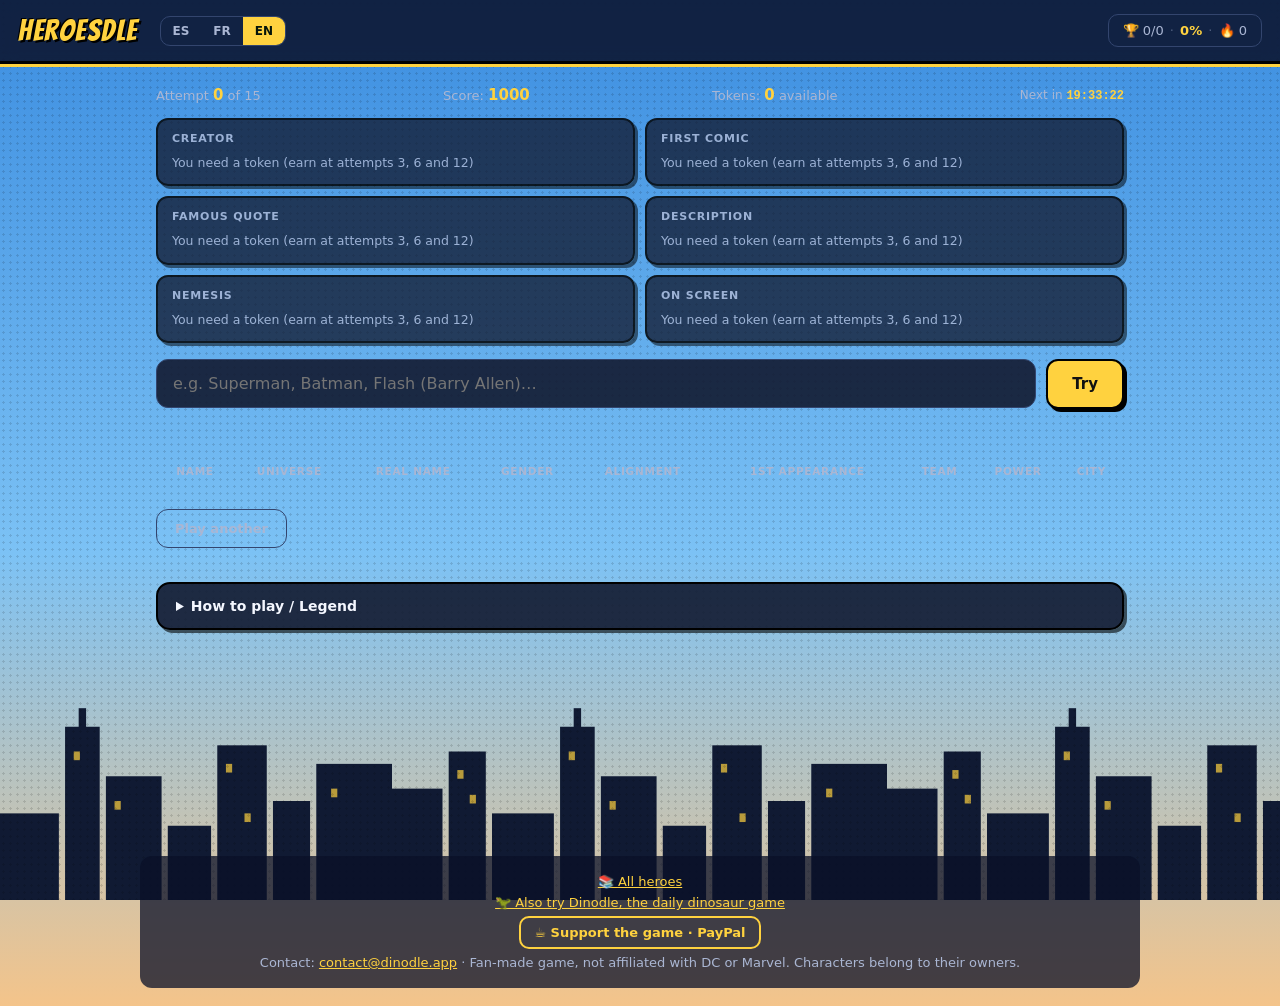
<file: index.html>
<!DOCTYPE html>
<html lang="en">
<head>
<meta charset="utf-8">
<meta name="viewport" content="width=device-width, initial-scale=1">
<title>Heroesdle</title>
<meta name="description" content="Heroesdle: guess the superhero of the day. DC, Marvel and more, 15 tries, comic-book clues. Free, in English, French and Spanish.">
<meta property="og:title" content="Heroesdle · Guess the daily superhero">
<meta property="og:description" content="A new secret superhero every day. How many guesses do you need?">
<link rel="icon" href="data:image/svg+xml,%3Csvg xmlns='http://www.w3.org/2000/svg' viewBox='0 0 100 100'%3E%3Ctext y='.9em' font-size='90'%3E🦸%3C/text%3E%3C/svg%3E">
<link rel="stylesheet" href="styles.css">
</head>
<body class="theme-dc">
  <nav class="topbar">
    <h1 id="page-title">Heroesdle</h1>
    <div id="lang-toggle-widget"></div>
    <div id="stats-widget"></div>
  </nav>
  <main>
    <div id="game"></div>
    <details class="help">
      <summary id="help-title">How to play</summary>
      <ul id="help-list"></ul>
      <p id="help-hints"></p>
    </details>
  </main>
  <footer class="site-foot" id="site-foot"></footer>
  <script src="engine-dc.js"></script>
  <script src="dc.js"></script>
  <script src="hero-theme.js"></script>
</body>
</html>
</file>
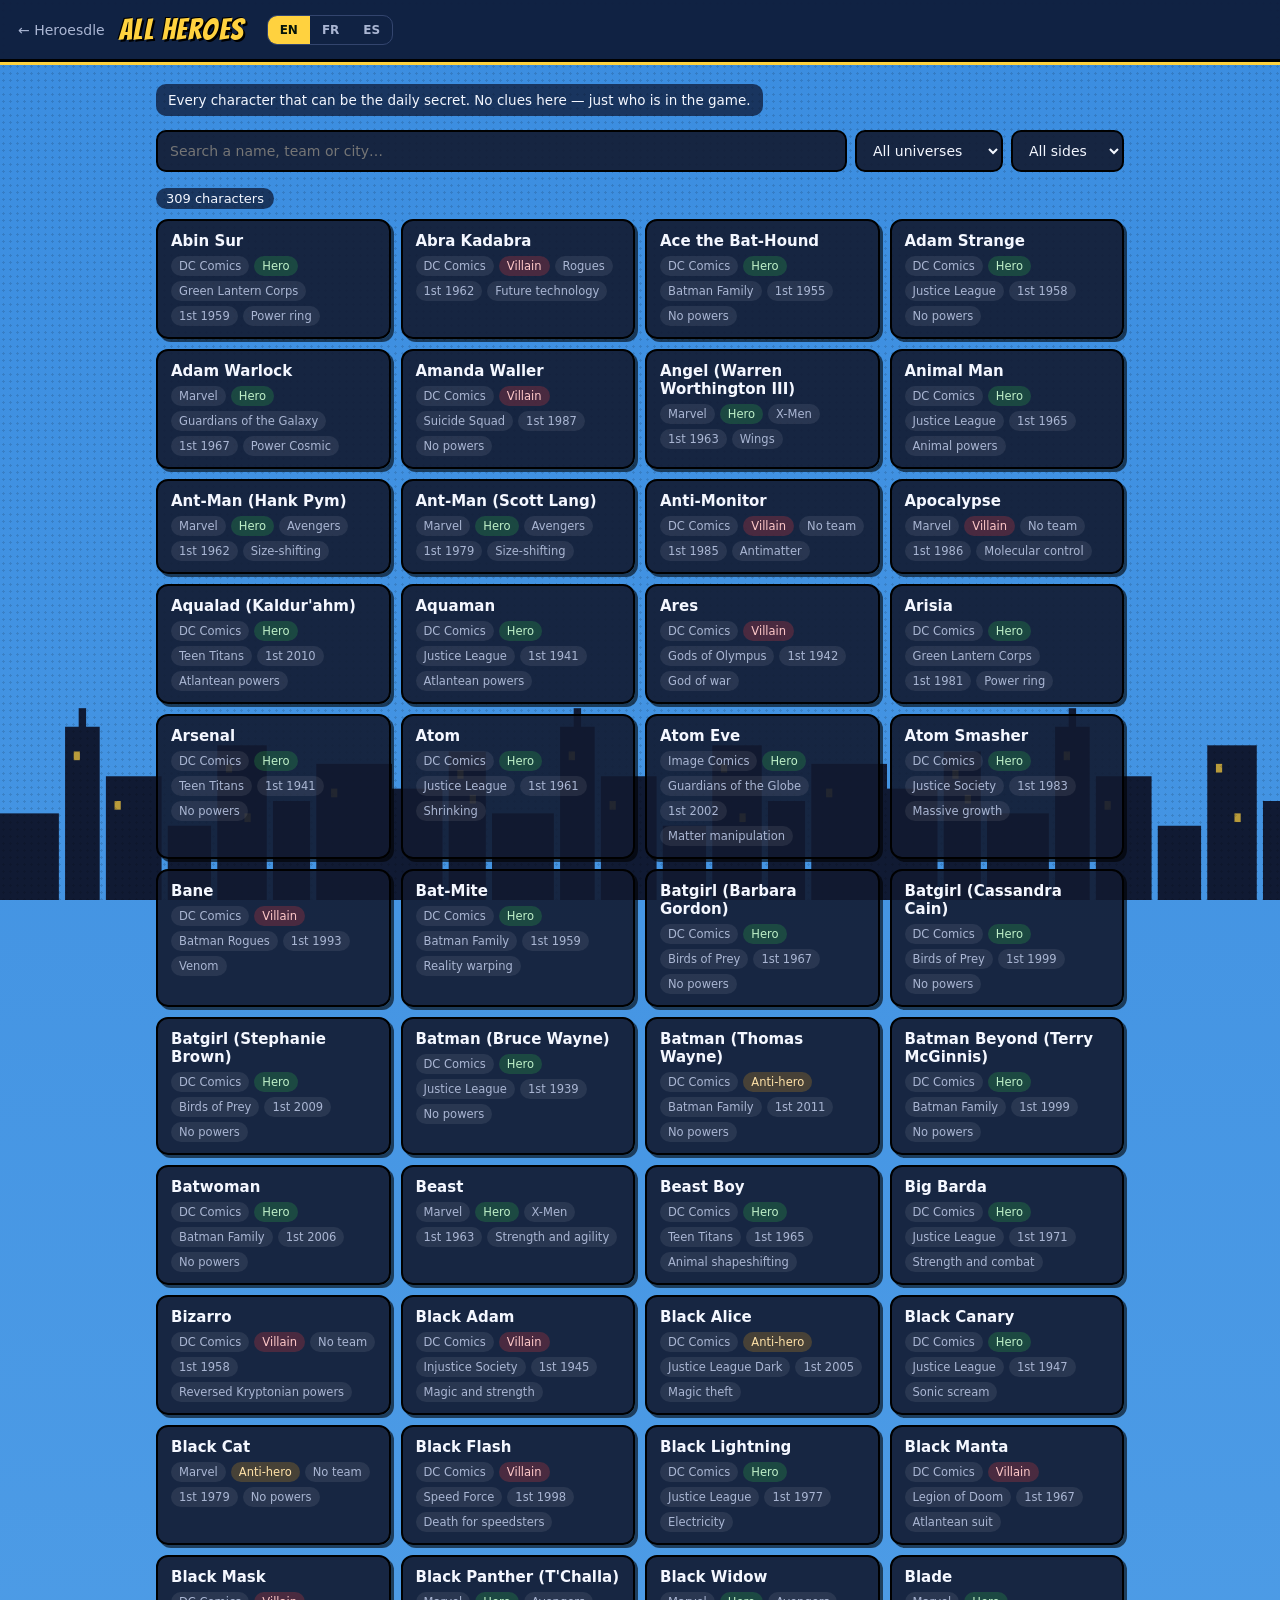
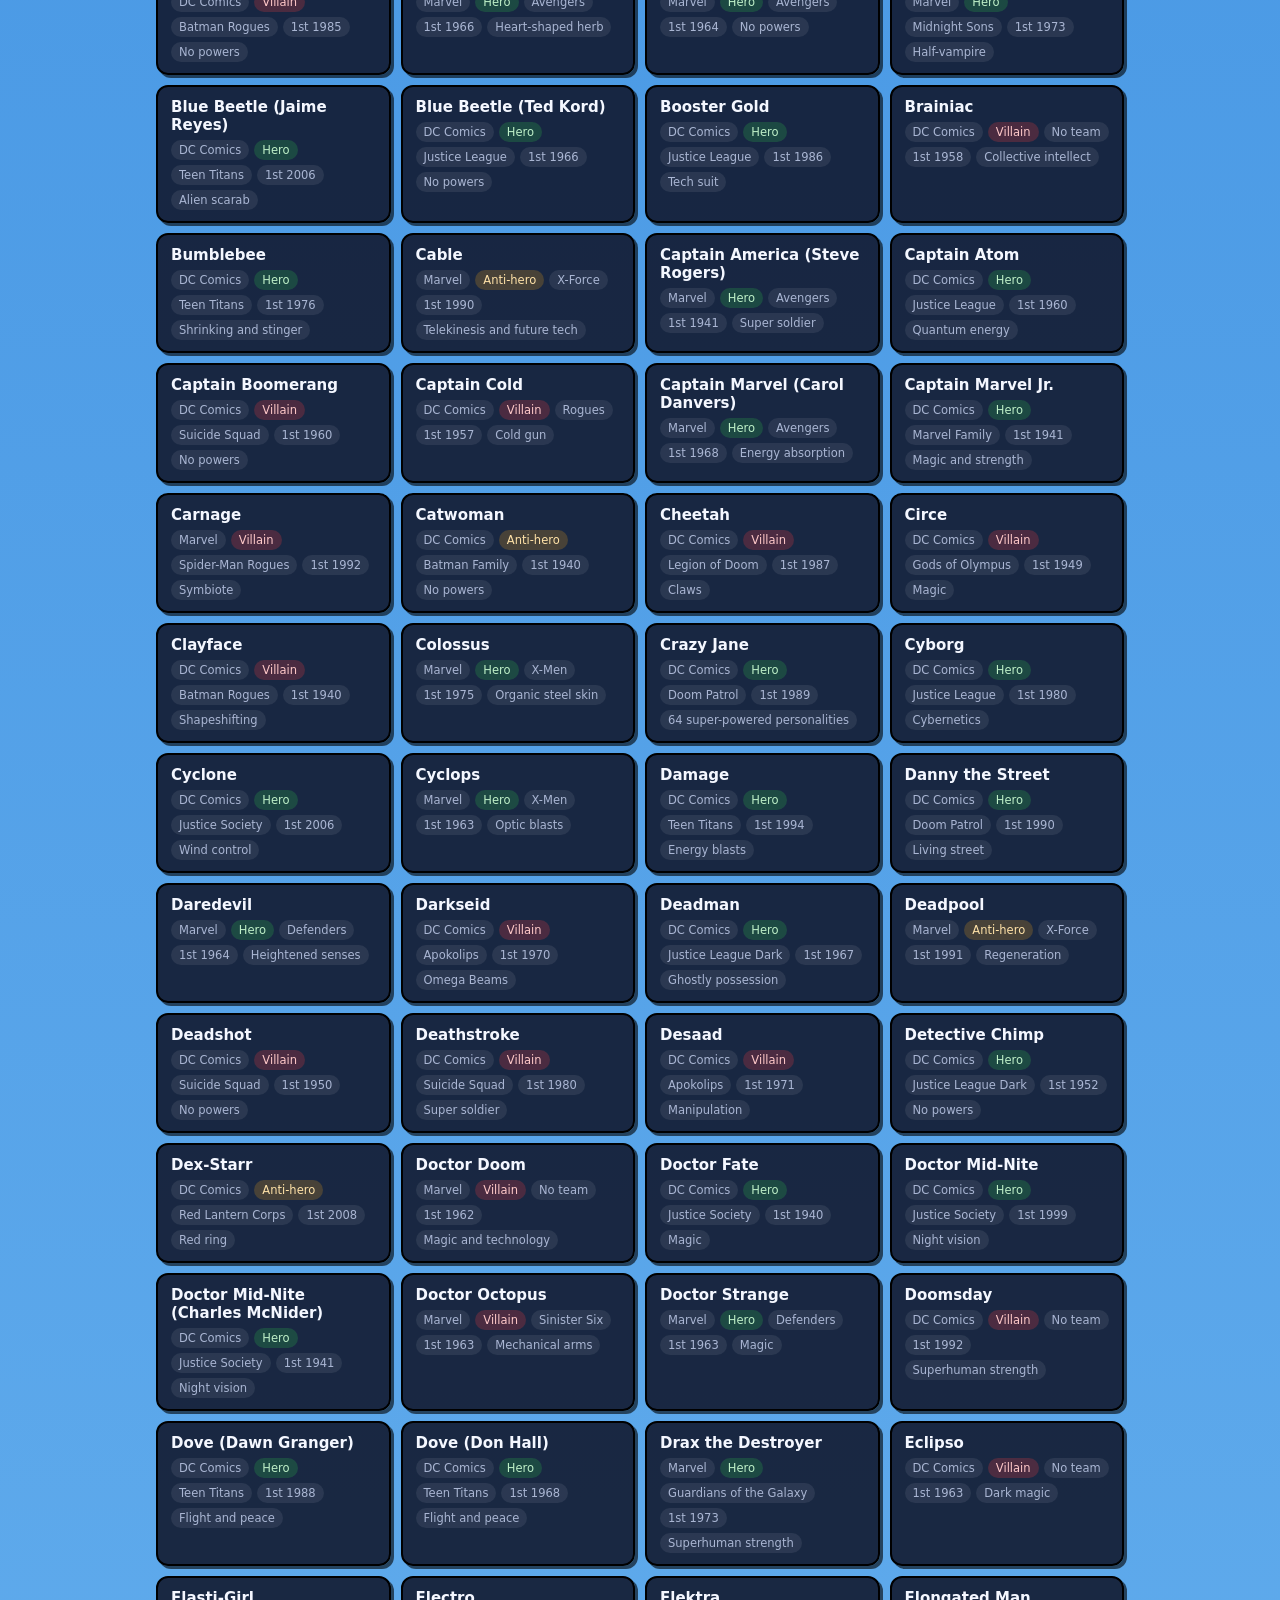
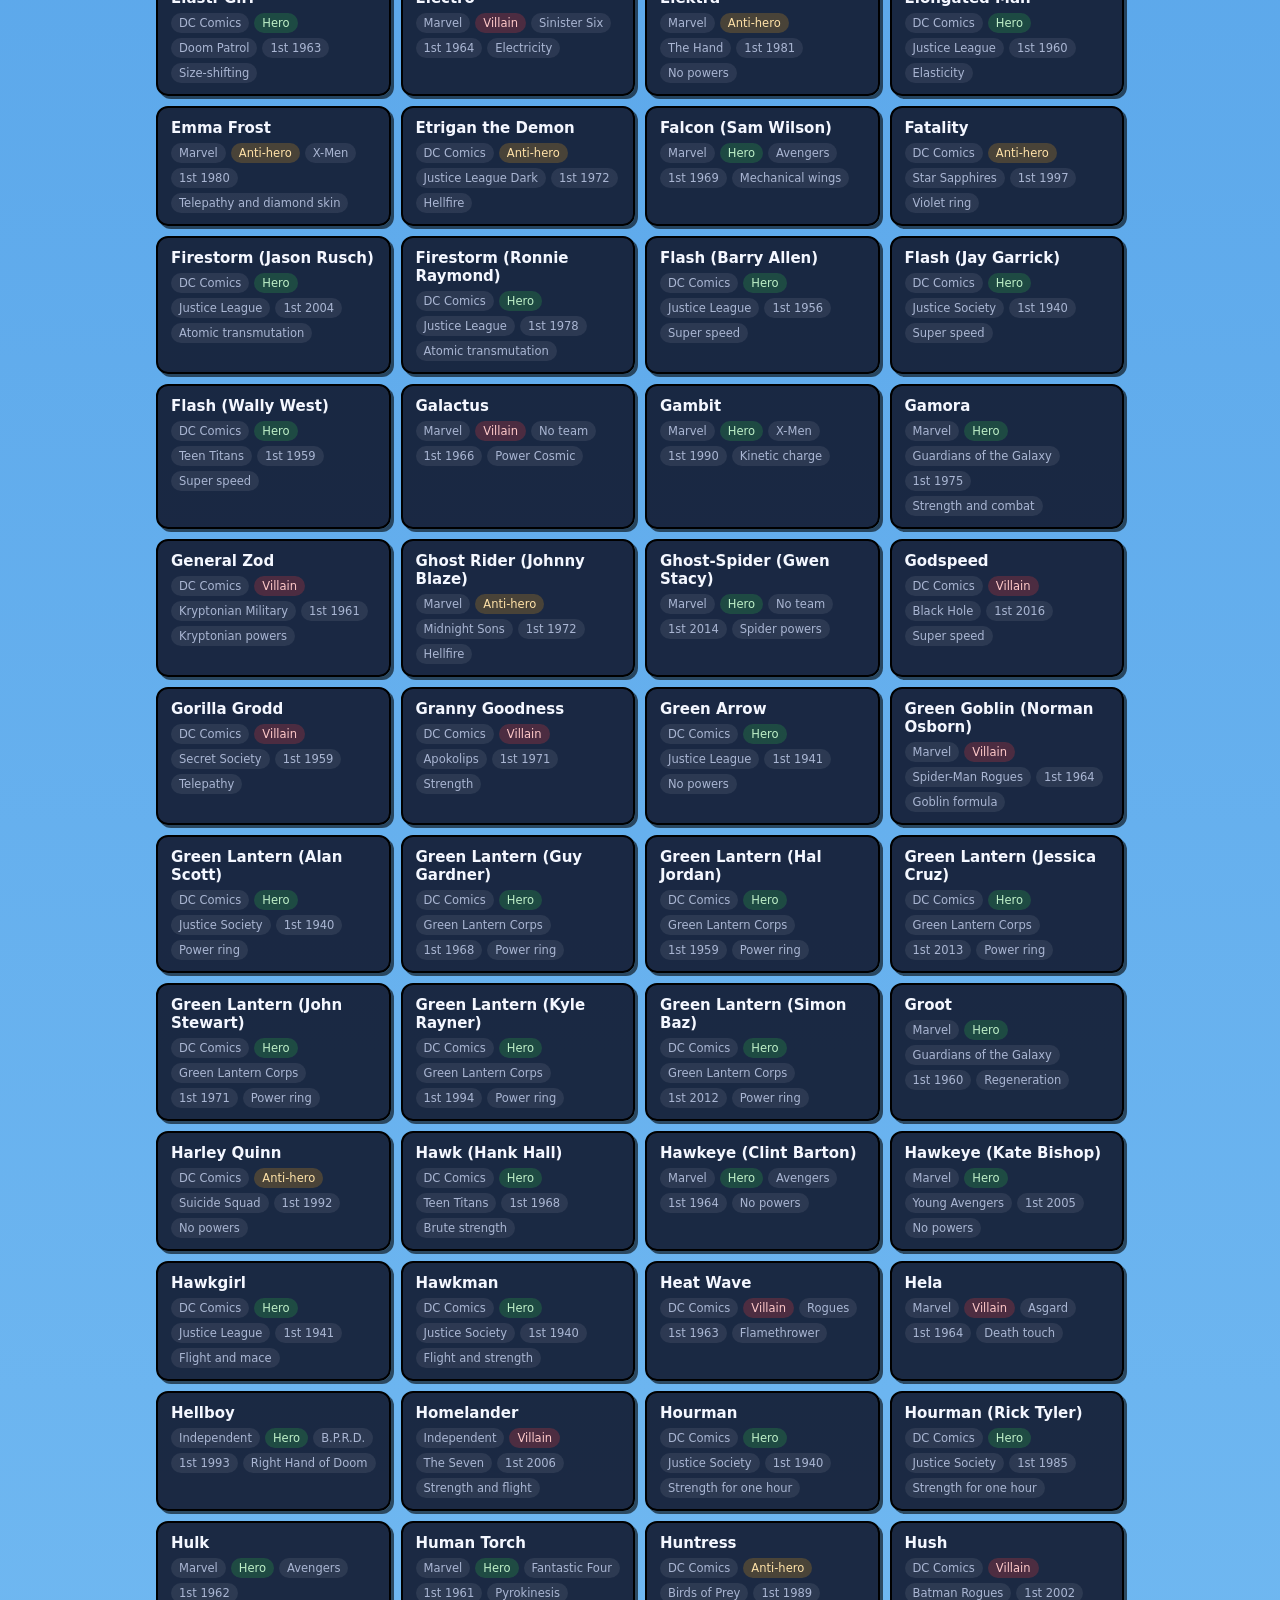
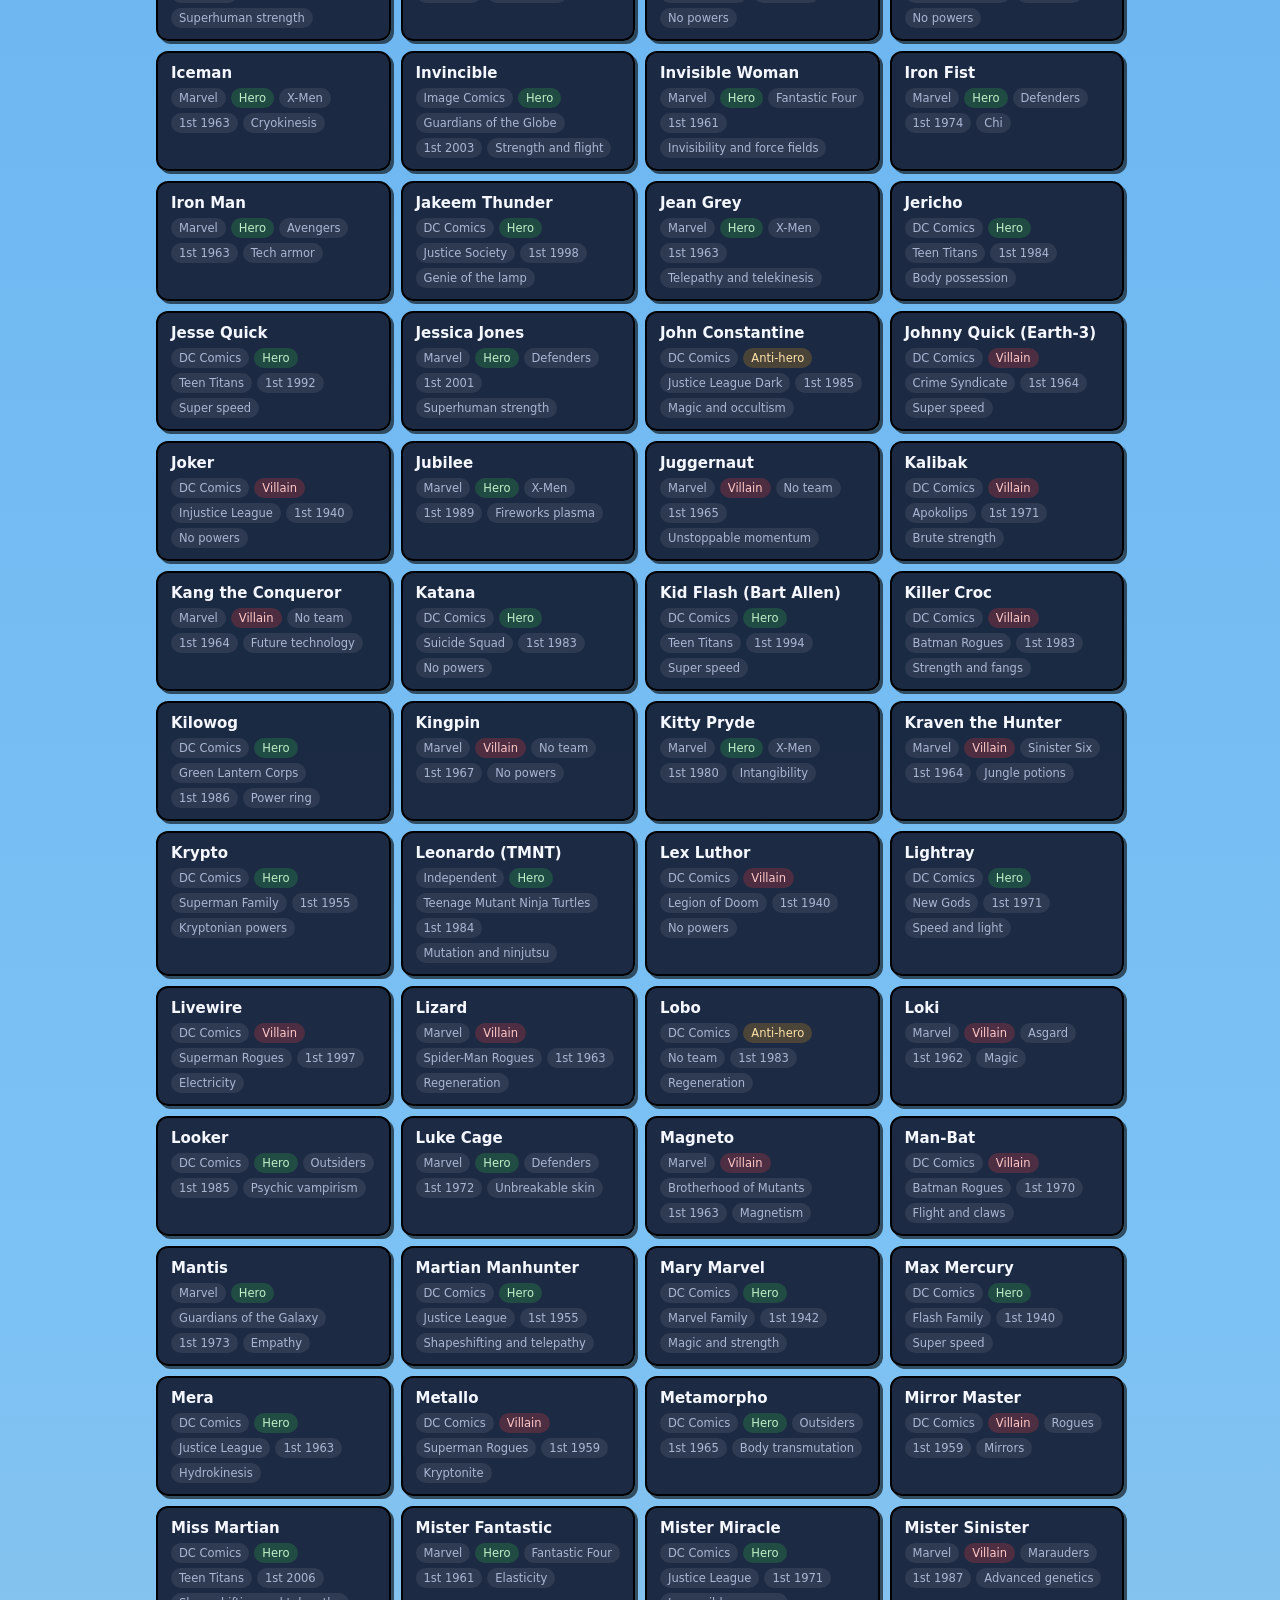
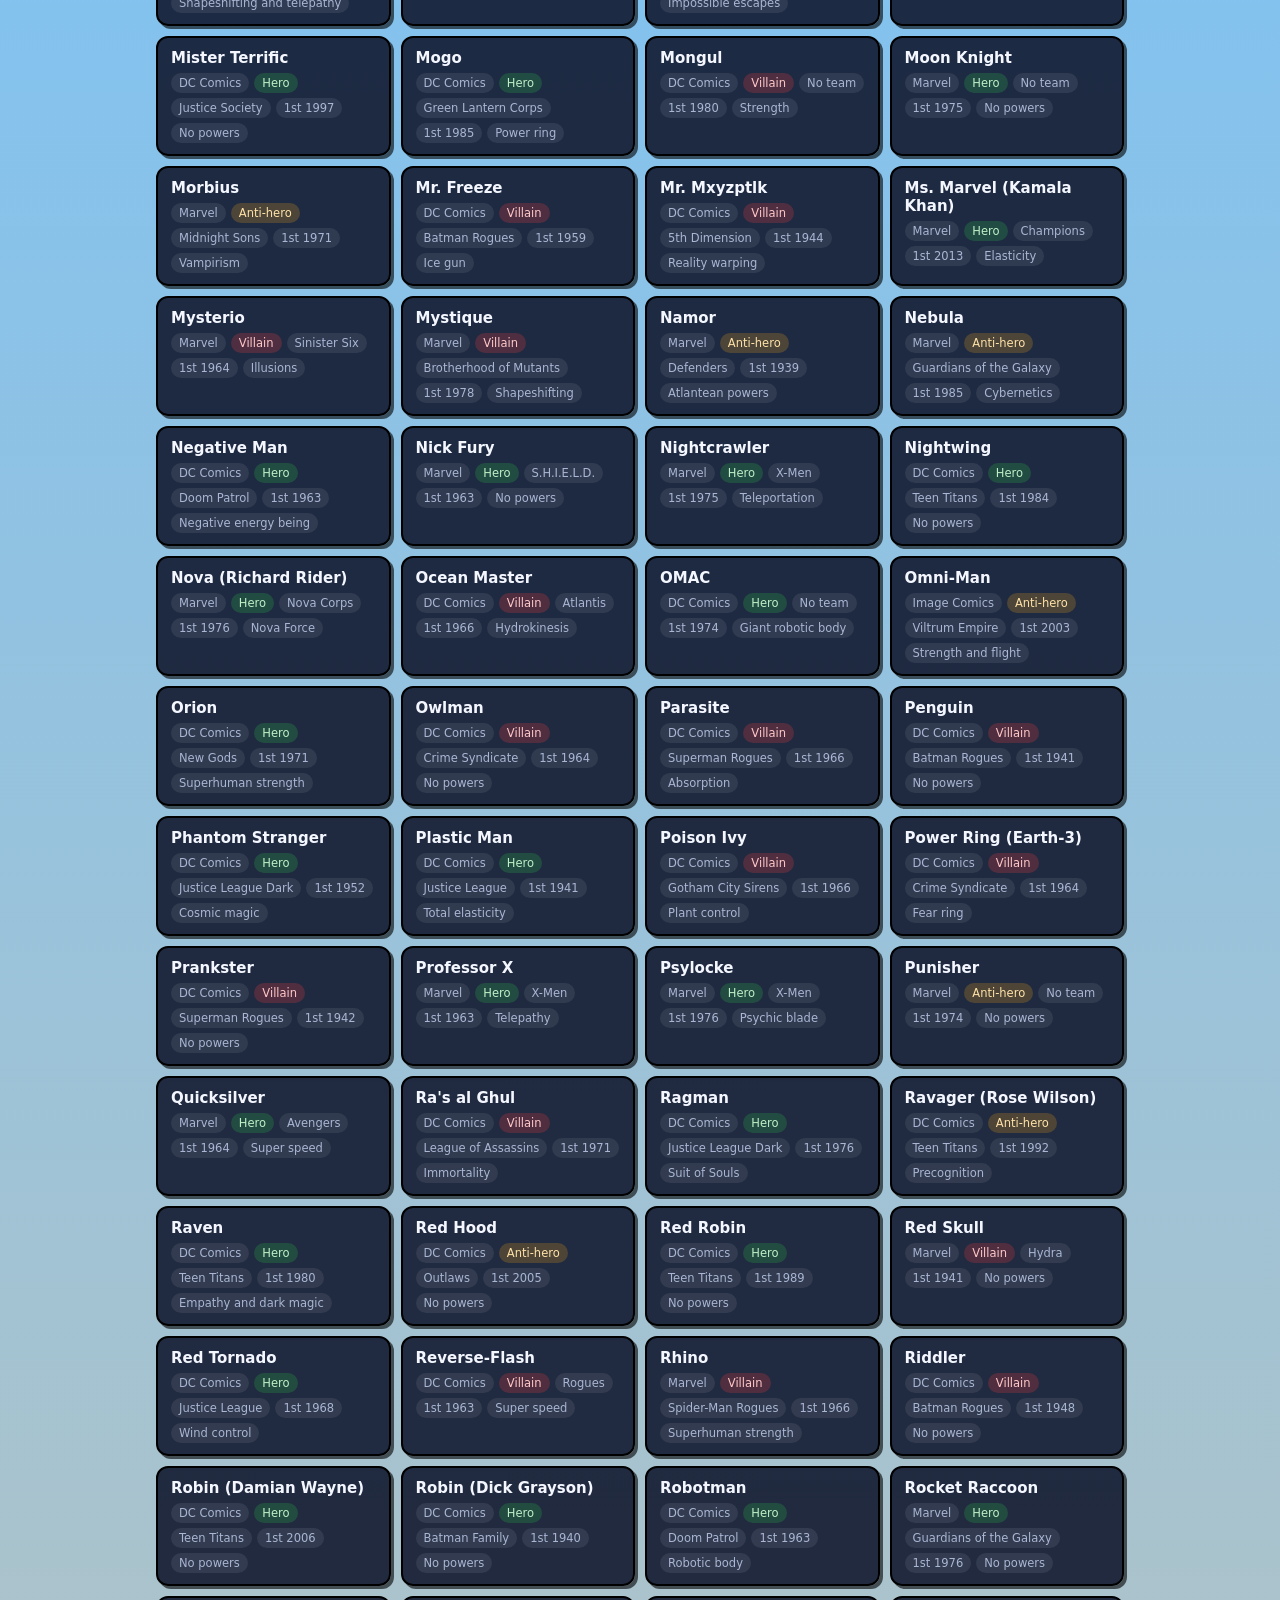
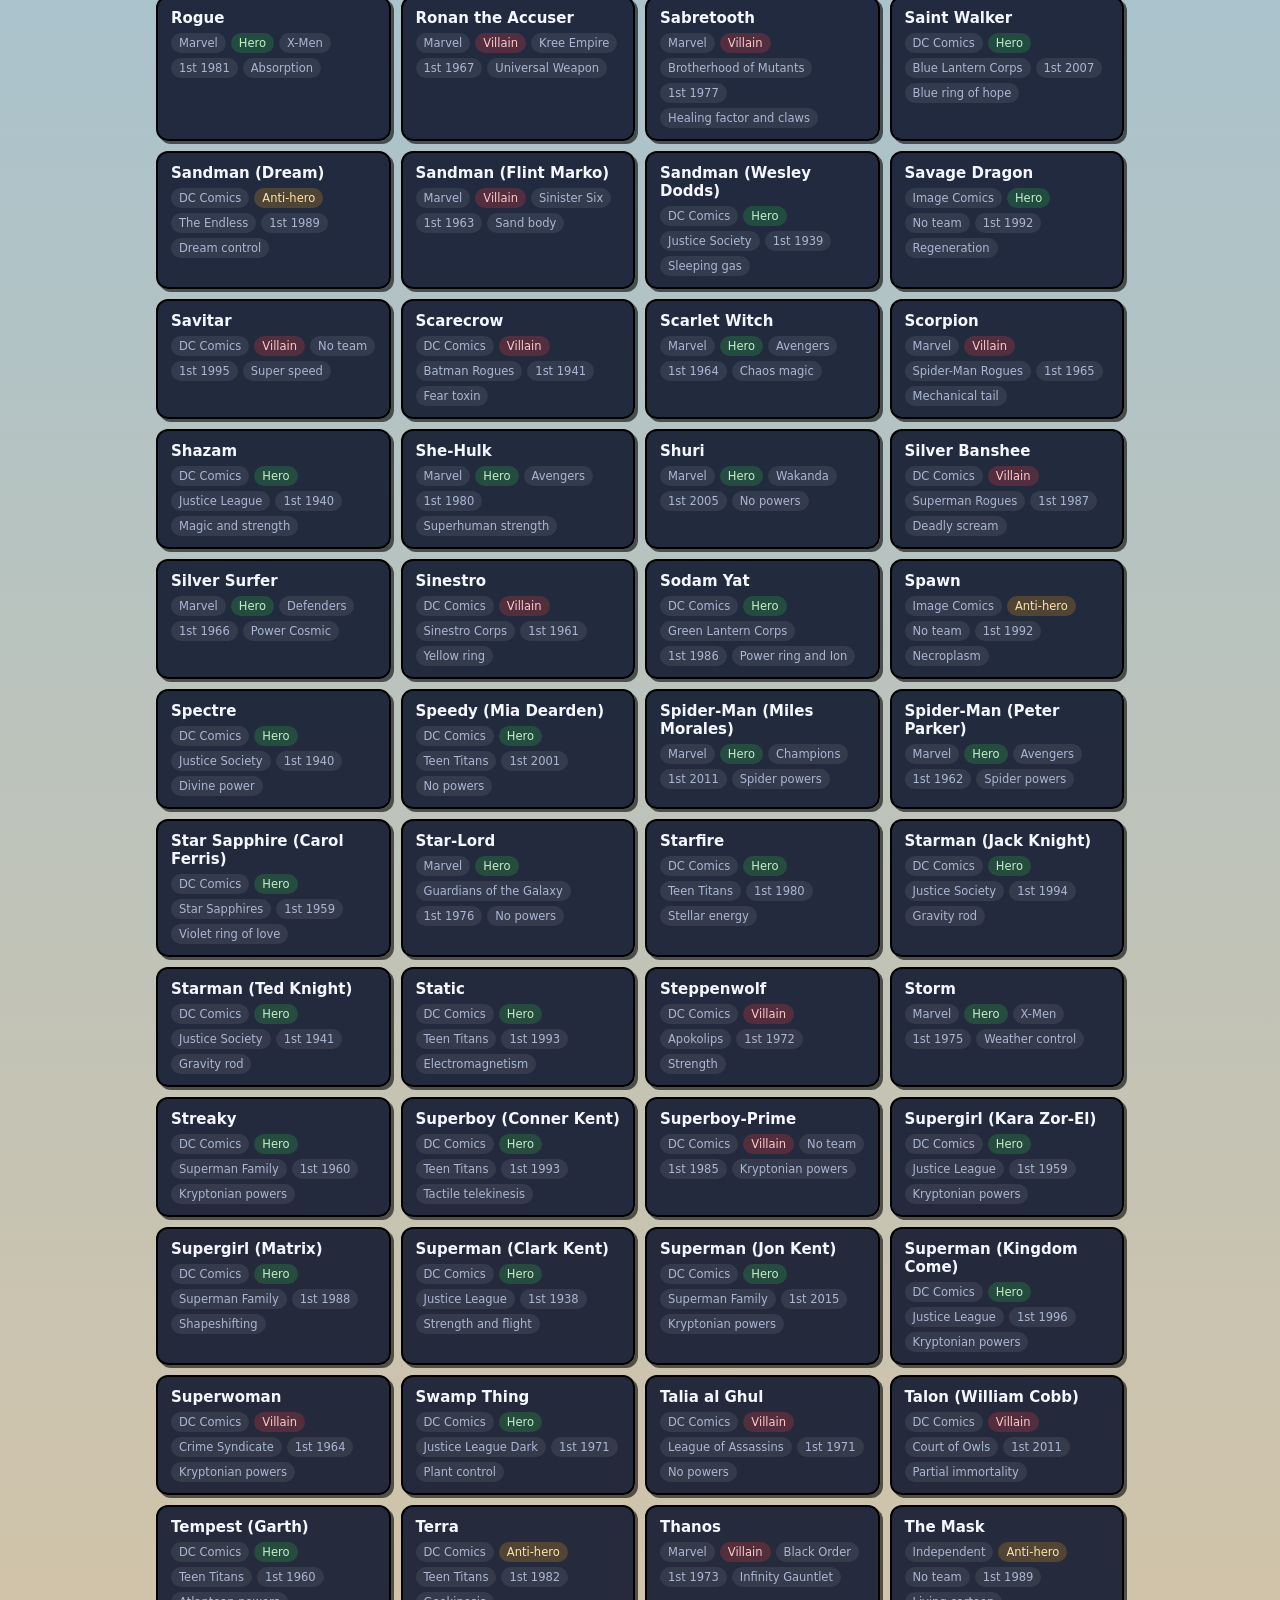
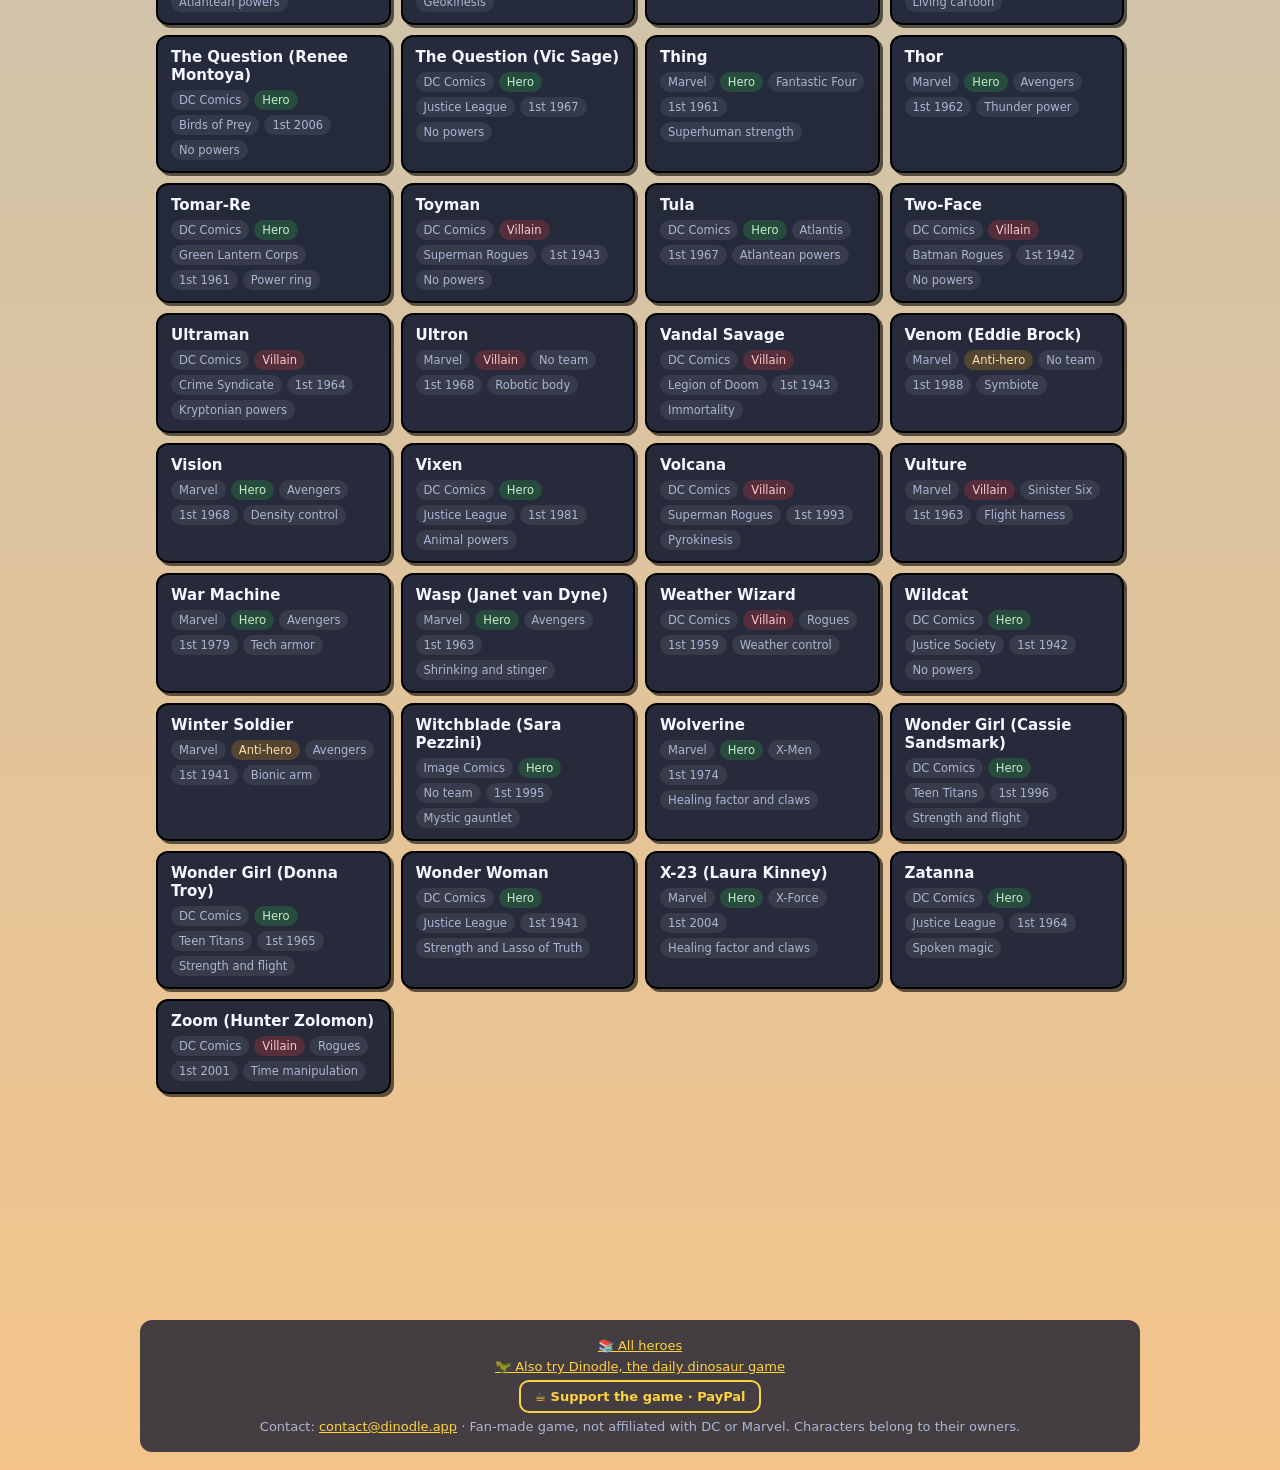
<file: catalog.html>
<!DOCTYPE html>
<html lang="en">
<head>
<meta charset="utf-8">
<meta name="viewport" content="width=device-width, initial-scale=1">
<title>All heroes · Heroesdle</title>
<meta name="description" content="Every superhero and villain in Heroesdle: search by name, universe, team or alignment.">
<link rel="icon" href="data:image/svg+xml,%3Csvg xmlns='http://www.w3.org/2000/svg' viewBox='0 0 100 100'%3E%3Ctext y='.9em' font-size='90'%3E🦸%3C/text%3E%3C/svg%3E">
<link rel="stylesheet" href="styles.css">
<style>
  .cat-tools{display:flex;flex-wrap:wrap;gap:8px;margin:0 0 16px}
  .cat-tools input,.cat-tools select{background:var(--panel);color:var(--text);border:2px solid #000;border-radius:10px;padding:10px 12px;font:inherit;font-size:14px}
  .cat-tools input{flex:1 1 220px}
  .cat-count{color:var(--muted);font-size:13px;margin:0 0 10px}
  .cat-grid{display:grid;grid-template-columns:repeat(auto-fill,minmax(230px,1fr));gap:10px}
  .cat-card{background:var(--panel);border:2px solid #000;box-shadow:3px 3px 0 rgba(0,0,0,.6);border-radius:12px;padding:11px 13px}
  .cat-card h3{margin:0 0 6px;font-size:15px}
  .cat-tags{display:flex;flex-wrap:wrap;gap:5px}
  .cat-tag{font-size:11.5px;padding:3px 8px;border-radius:999px;background:rgba(255,255,255,.08);color:var(--muted)}
  .cat-tag.hero{background:rgba(47,179,74,.25);color:#bff0c8}
  .cat-tag.villain{background:rgba(255,59,59,.22);color:#ffc9c9}
  .cat-tag.anti{background:rgba(242,165,22,.22);color:#ffe2a8}
  .cat-note{color:var(--text);font-size:13.5px;margin:0 0 14px;background:rgba(10,16,40,.7);padding:8px 12px;border-radius:10px;display:inline-block}
  .cat-count{background:rgba(10,16,40,.7);padding:3px 10px;border-radius:999px;display:inline-block;color:var(--text)!important}
</style>
</head>
<body class="theme-dc">
  <nav class="topbar">
    <a href="./" id="back-link" style="color:var(--muted);text-decoration:none">← Heroesdle</a>
    <h1 id="cat-title">All heroes</h1>
    <div id="lang-toggle-widget"></div>
  </nav>
  <main>
    <p class="cat-note" id="cat-note"></p>
    <div class="cat-tools">
      <input id="q" type="search" autocomplete="off">
      <select id="pub"></select>
      <select id="align"></select>
    </div>
    <p class="cat-count" id="count"></p>
    <div class="cat-grid" id="grid"></div>
  </main>
  <footer class="site-foot" id="site-foot"></footer>
  <script>
  (function () {
    'use strict';
    var LANG_KEY = 'wordle_lang_v7', LANGS = ['en', 'fr', 'es'];
    var lang = null;
    try { lang = localStorage.getItem(LANG_KEY); } catch (e) {}
    if (LANGS.indexOf(lang) === -1) {
      var nav = ((navigator.languages && navigator.languages[0]) || navigator.language || 'en').slice(0, 2).toLowerCase();
      lang = LANGS.indexOf(nav) !== -1 ? nav : 'en';
    }
    var T = {
      en: { title: 'All heroes', back: '← Heroesdle', note: 'Every character that can be the daily secret. No clues here — just who is in the game.', search: 'Search a name, team or city…', allPub: 'All universes', allAlign: 'All sides', count: '{n} characters', first: '1st', none: 'No powers' },
      fr: { title: 'Tous les héros', back: '← Heroesdle', note: 'Tous les personnages qui peuvent être le secret du jour. Aucun indice ici, juste qui est dans le jeu.', search: 'Chercher un nom, une équipe, une ville…', allPub: 'Tous les univers', allAlign: 'Tous les camps', count: '{n} personnages', first: '1re', none: 'Sans pouvoirs' },
      es: { title: 'Todos los héroes', back: '← Heroesdle', note: 'Todos los personajes que pueden ser el secreto del día. Aquí no hay pistas, solo quién está en el juego.', search: 'Busca un nombre, equipo o ciudad…', allPub: 'Todos los universos', allAlign: 'Todos los bandos', count: '{n} personajes', first: '1ª', none: 'Sin poderes' }
    }[lang];
    document.documentElement.lang = lang;
    document.title = T.title + ' · Heroesdle';
    document.getElementById('cat-title').textContent = T.title;
    document.getElementById('back-link').textContent = T.back;
    document.getElementById('cat-note').textContent = T.note;
    document.getElementById('q').placeholder = T.search;

    var w = document.getElementById('lang-toggle-widget');
    w.innerHTML = LANGS.map(function (l) { return '<button data-l="' + l + '" class="' + (l === lang ? 'active' : '') + '">' + l.toUpperCase() + '</button>'; }).join('');
    w.querySelectorAll('button').forEach(function (b) { b.onclick = function () { try { localStorage.setItem(LANG_KEY, b.dataset.l); } catch (e) {} location.reload(); }; });

    function esc(s) { return String(s == null ? '' : s).replace(/[&<>"]/g, function (c) { return { '&': '&amp;', '<': '&lt;', '>': '&gt;', '"': '&quot;' }[c]; }); }
    function norm(s) { return String(s || '').toLowerCase().normalize('NFD').replace(/[̀-ͯ]/g, ''); }
    function getJSON(u) { return fetch(u).then(function (r) { if (!r.ok) throw new Error(u); return r.json(); }); }

    Promise.all([getJSON('data/dc.json'), lang === 'es' ? null : getJSON('data/i18n/dc.' + lang + '.json').catch(function () { return null; })])
      .then(function (res) {
        var src = res[0], dict = res[1] || {}, f = dict.fields || {};
        function tr(field, v) { return f[field] && f[field][v] != null ? f[field][v] : v; }
        var items = src.map(function (d) {
          return { name: d.name, pub: tr('publisher', d.publisher || 'DC Comics'), alignRaw: d.alignment, align: tr('alignment', d.alignment),
            team: tr('team', d.team), city: tr('city', d.city), year: d.firstAppearance,
            power: d.hasPowers === false ? T.none : tr('power', d.power), aliases: (d.aliases || []).join(' ') };
        }).sort(function (a, b) { return a.name.localeCompare(b.name); });

        function opts(el, all, values) {
          el.innerHTML = '<option value="">' + esc(all) + '</option>' + values.map(function (v) { return '<option>' + esc(v) + '</option>'; }).join('');
        }
        var pubs = Array.from(new Set(items.map(function (i) { return i.pub; }))).sort();
        var aligns = Array.from(new Set(items.map(function (i) { return i.align; }))).sort();
        var qEl = document.getElementById('q'), pubEl = document.getElementById('pub'), alEl = document.getElementById('align');
        opts(pubEl, T.allPub, pubs); opts(alEl, T.allAlign, aligns);
        if (pubs.length < 2) pubEl.style.display = 'none';

        function cls(raw) { return raw === 'Héroe' ? 'hero' : raw === 'Villano' ? 'villain' : 'anti'; }
        function draw() {
          var q = norm(qEl.value), p = pubEl.value, a = alEl.value;
          var shown = items.filter(function (i) {
            return (!p || i.pub === p) && (!a || i.align === a) &&
              (!q || norm(i.name + ' ' + i.team + ' ' + i.city + ' ' + i.aliases).indexOf(q) !== -1);
          });
          document.getElementById('count').textContent = T.count.replace('{n}', shown.length);
          document.getElementById('grid').innerHTML = shown.map(function (i) {
            return '<div class="cat-card"><h3>' + esc(i.name) + '</h3><div class="cat-tags">' +
              '<span class="cat-tag">' + esc(i.pub) + '</span>' +
              '<span class="cat-tag ' + cls(i.alignRaw) + '">' + esc(i.align) + '</span>' +
              '<span class="cat-tag">' + esc(i.team) + '</span>' +
              '<span class="cat-tag">' + esc(T.first) + ' ' + esc(i.year) + '</span>' +
              '<span class="cat-tag">' + esc(i.power) + '</span>' +
              '</div></div>';
          }).join('');
        }
        [qEl, pubEl, alEl].forEach(function (el) { el.addEventListener('input', draw); });
        draw();
      })
      .catch(function () { document.getElementById('grid').textContent = 'Could not load the characters.'; });
  })();
  </script>
  <script>
    // Footer (same as the game page)
    window.__T = { foot_other: '🦖 Also try Dinodle, the daily dinosaur game', support: '☕ Support the game', foot_contact: 'Contact' };
  </script>
  <script src="hero-theme.js"></script>
</body>
</html>
</file>
<file: styles.css>
*{box-sizing:border-box}
:root{
  --bg:#0b0e13;--panel:#151b24;--line:#2a3340;--text:#e6edf3;--muted:#8b949e;
  --correct:#2ea043;--close:#d29922;--wrong:#2b3340;--accent:#3fb950;
}
body.theme-dc{ --accent:#4c8dff; }
body{margin:0;font-family:system-ui,-apple-system,"Segoe UI",Roboto,sans-serif;background:radial-gradient(1200px 600px at 50% -10%, #1a2330, #0b0e13 60%);color:var(--text);min-height:100vh}

/* ANTI-DRAG */
img{-webkit-user-drag:none;user-select:none;-webkit-touch-callout:none}
.silhouette-img,.modal-img{pointer-events:none}

.home-wrap{max-width:900px;margin:0 auto;padding:60px 20px;text-align:center}
.home-title{font-size:clamp(28px,6vw,46px);margin:0 0 10px}
.grad{background:linear-gradient(90deg,#3fb950,#4c8dff);-webkit-background-clip:text;background-clip:text;color:transparent}
.home-sub{color:var(--muted);margin:0 0 40px}
.cards{display:grid;grid-template-columns:1fr 1fr;gap:20px}
@media(max-width:640px){.cards{grid-template-columns:1fr}}
.card{display:block;text-decoration:none;color:var(--text);background:var(--panel);border:1px solid var(--line);border-radius:18px;padding:28px 22px;transition:.2s;text-align:left}
.card:hover{transform:translateY(-4px);border-color:var(--accent)}
.card-emoji{font-size:46px;display:block;margin-bottom:10px}
.card h2{margin:0 0 8px;font-size:22px}
.card p{margin:0;color:var(--muted);font-size:14px;line-height:1.5}
.card-cta{display:inline-block;margin-top:16px;color:var(--accent);font-weight:700;font-size:14px}
.home-foot{margin-top:40px;color:#5a6472;font-size:12px}

.topbar{display:flex;align-items:center;gap:14px;padding:14px 18px;border-bottom:1px solid var(--line);background:rgba(11,14,19,.85);backdrop-filter:blur(8px);position:sticky;top:0;z-index:10;flex-wrap:wrap}
.topbar a{color:var(--muted);text-decoration:none;font-size:14px}
.topbar a:hover{color:var(--text)}
.topbar h1{font-size:17px;margin:0;font-weight:700}
#stats-widget{margin-left:auto}
.stats-btn{background:transparent;border:1px solid var(--line);color:var(--text);padding:8px 14px;border-radius:10px;font-family:inherit;font-size:13px;cursor:pointer;transition:.15s}
.stats-btn:hover{border-color:var(--accent)}
.stats-line{font-variant-numeric:tabular-nums;font-size:13px;color:var(--muted)}
.stats-line b{color:var(--accent)}
.stats-sep{opacity:.4;margin:0 2px}

main{max-width:1000px;margin:0 auto;padding:22px 16px 60px}
.game-head{display:flex;justify-content:space-between;align-items:center;margin-bottom:14px;gap:12px;flex-wrap:wrap}
.counter{font-size:13px;color:var(--muted)}
.counter b{color:var(--accent);font-size:15px}
.next-puzzle{font-size:12px;color:var(--muted);font-variant-numeric:tabular-nums}
.next-puzzle b{color:var(--accent);font-family:ui-monospace,monospace}

.hints{display:grid;grid-template-columns:1fr 1fr;gap:10px;margin-bottom:16px}
@media(max-width:640px){.hints{grid-template-columns:1fr}}
.hint{background:var(--panel);border:1px solid var(--line);border-radius:12px;padding:12px 14px;transition:.3s}
.hint.locked{opacity:.55}
.hint.unlocked{border-color:var(--accent);box-shadow:0 0 0 1px rgba(63,185,80,.25)}
.hint-label{font-size:11px;text-transform:uppercase;letter-spacing:.07em;color:var(--muted);font-weight:700;margin-bottom:8px}
.hint-body{font-size:14px;line-height:1.55}

.silhouette-wrap{display:flex;align-items:center;justify-content:center;width:100%;height:170px;margin-top:6px;background:linear-gradient(135deg, rgba(63,185,80,.05), rgba(63,185,80,.12));border-radius:10px;overflow:hidden}
.silhouette{font-size:78px;line-height:1;filter:drop-shadow(0 0 14px rgba(63,185,80,.4))}
.silhouette-img{max-width:100%;max-height:100%;object-fit:contain}
.silhouette-img.is-photo{filter:grayscale(1) brightness(0.25) contrast(1.7) drop-shadow(0 0 8px rgba(63,185,80,.4))}
.silhouette-img.is-real{filter:invert(1) drop-shadow(0 0 10px rgba(63,185,80,.6));opacity:.95}

.guess-form{display:flex;gap:10px;margin-bottom:10px}
.autocomplete-wrap{flex:1;position:relative}
.autocomplete-wrap input{width:100%;padding:14px 16px;border-radius:12px;border:1px solid var(--line);background:var(--panel);color:var(--text);font-size:16px;outline:none;font-family:inherit}
.autocomplete-wrap input:focus{border-color:var(--accent);box-shadow:0 0 0 3px rgba(63,185,80,.15)}
.autocomplete-wrap input:disabled{opacity:.5}
.autocomplete-list{display:none;position:absolute;top:100%;left:0;right:0;margin:6px 0 0;padding:6px;list-style:none;background:var(--panel);border:1px solid var(--line);border-radius:12px;max-height:260px;overflow-y:auto;z-index:20;box-shadow:0 12px 32px rgba(0,0,0,.5)}
.autocomplete-list.show{display:block}
.autocomplete-list li{padding:10px 12px;border-radius:8px;cursor:pointer;font-size:14px;white-space:nowrap;overflow:hidden;text-overflow:ellipsis}
.autocomplete-list li:hover{background:rgba(63,185,80,.15);color:var(--text)}
.guess-form button{padding:14px 24px;border-radius:12px;border:0;cursor:pointer;background:var(--accent);color:#04140a;font-weight:800;font-size:15px;font-family:inherit}
.guess-form button:disabled{opacity:.4;cursor:not-allowed}
.shake{animation:shake .35s}
@keyframes shake{0%,100%{transform:translateX(0)}25%{transform:translateX(-7px)}50%{transform:translateX(7px)}75%{transform:translateX(-4px)}}
.msg{min-height:22px;font-size:13.5px;margin:0 0 14px;color:var(--muted)}
.msg.bad{color:#ff7b72}
.msg.good{color:var(--correct)}
.table-wrap{overflow-x:auto;padding-bottom:6px;-webkit-overflow-scrolling:touch}
.board{border-collapse:separate;border-spacing:6px;width:100%}
.board th{font-size:10.5px;text-transform:uppercase;letter-spacing:.07em;color:var(--muted);font-weight:700;padding:4px 2px;white-space:nowrap}
.cell{background:var(--wrong);border-radius:10px;padding:11px 8px;text-align:center;font-size:13px;font-weight:600;min-width:86px;line-height:1.25;animation:pop .25s ease}
@keyframes pop{from{transform:scale(.8);opacity:0}to{transform:scale(1);opacity:1}}
.cell.correct{background:var(--correct);color:#fff}
.cell.close{background:var(--close);color:#1a1300}
.cell.wrong{background:var(--wrong);color:#9aa5b1}
.cell.name-cell{background:#1e2632;color:var(--text);text-align:left;min-width:140px;font-weight:700}
.arrow{display:block;font-size:10px;opacity:.9;margin-top:2px}
.banner{display:none;margin-top:18px;padding:16px 18px;border-radius:14px;font-size:15px;line-height:1.5}
.banner.show{display:block;animation:pop .3s ease}
.banner.win{background:rgba(46,160,67,.15);border:1px solid var(--correct)}
.banner.lose{background:rgba(255,123,114,.1);border:1px solid #ff7b72}
.practice{margin-top:16px;padding:11px 18px;border-radius:12px;cursor:pointer;font-family:inherit;background:transparent;border:1px solid var(--line);color:var(--muted);font-size:13px;font-weight:600}
.practice:hover{border-color:var(--accent);color:var(--text)}
.help{margin-top:34px;background:var(--panel);border:1px solid var(--line);border-radius:14px;padding:14px 18px}
.help summary{cursor:pointer;font-weight:700;font-size:14px}
.help ul{padding-left:18px;line-height:1.9;font-size:14px;color:var(--muted)}
.help p{font-size:14px;color:var(--muted);line-height:1.6}
.sw{display:inline-block;width:12px;height:12px;border-radius:3px;vertical-align:middle;margin-right:7px}
.sw.correct{background:var(--correct)}
.sw.close{background:var(--close)}
.sw.wrong{background:var(--wrong);border:1px solid var(--line)}

/* MODAL */
.modal-overlay{display:none;position:fixed;inset:0;background:rgba(0,0,0,.8);backdrop-filter:blur(6px);z-index:100;align-items:center;justify-content:center;padding:20px;overflow-y:auto}
.modal-overlay.show{display:flex;animation:fadeIn .25s ease}
@keyframes fadeIn{from{opacity:0}to{opacity:1}}
.modal{background:var(--panel);border:1px solid var(--line);border-radius:18px;padding:24px 26px;max-width:520px;width:100%;text-align:center;position:relative;box-shadow:0 24px 64px rgba(0,0,0,.6);animation:pop .3s ease;margin:auto}
.modal-close{position:absolute;top:10px;right:14px;background:transparent;border:0;color:var(--muted);font-size:28px;cursor:pointer;line-height:1;padding:6px;font-family:inherit}
.modal-close:hover{color:var(--text)}
.modal-img-wrap{width:100%;height:260px;display:flex;align-items:center;justify-content:center;background:#0e1219;border-radius:12px;margin-bottom:16px;overflow:hidden;position:relative}
.modal-img{max-width:100%;max-height:100%;object-fit:contain;opacity:0;transition:opacity .4s ease}
.modal-img-spinner{color:var(--muted);font-size:13px;animation:pulse 1.4s ease-in-out infinite}
@keyframes pulse{0%,100%{opacity:.4}50%{opacity:1}}
.modal-emoji{font-size:96px;line-height:1}
.modal-title{margin:0 0 10px;font-size:22px}
.modal-desc{margin:0 0 16px;font-size:14px;color:var(--muted);line-height:1.6}
.modal-link{display:inline-block;padding:10px 20px;border-radius:10px;background:var(--accent);color:#04140a;text-decoration:none;font-weight:800;font-size:14px}
.modal-link:hover{filter:brightness(1.15)}

/* STATS MODAL */
.stats-modal{max-width:600px;text-align:left}
.stats-title{margin:0 0 18px;font-size:20px;text-align:center}
.stats-grid{display:grid;grid-template-columns:1fr 1fr 1fr;gap:12px;margin-bottom:18px}
@media(max-width:640px){.stats-grid{grid-template-columns:1fr}}
.stats-card{background:#0e1219;border:1px solid var(--line);border-radius:12px;padding:14px}
.stats-card-head{font-size:15px;font-weight:700;margin-bottom:10px;padding-bottom:10px;border-bottom:1px solid var(--line)}
.stats-card-total{background:rgba(63,185,80,.08);border-color:rgba(63,185,80,.35)}
.stats-card-row{display:flex;justify-content:space-between;padding:5px 0;font-size:13px}
.stats-card-row span{color:var(--muted)}
.stats-card-row b{color:var(--text);font-variant-numeric:tabular-nums}
.stats-reset{width:100%;padding:11px;border-radius:10px;background:transparent;border:1px solid #ff7b72;color:#ff7b72;cursor:pointer;font-family:inherit;font-size:13px;font-weight:700}
.stats-reset:hover{background:rgba(255,123,114,.1)}

/* ============ V7 DC additions ============ */
#lang-toggle-widget{display:inline-flex;gap:0;border:1px solid var(--line);border-radius:10px;overflow:hidden;margin-left:8px}
#lang-toggle-widget button{background:transparent;border:0;padding:7px 12px;color:var(--muted);cursor:pointer;font-family:inherit;font-size:12px;font-weight:700;transition:.15s}
#lang-toggle-widget button.active{background:var(--accent);color:#04140a}
#lang-toggle-widget button:hover:not(.active){color:var(--text)}
.score-display,.tokens-display{font-size:13px;color:var(--muted);font-variant-numeric:tabular-nums}
.score-display b,.tokens-display b{color:var(--accent);font-size:15px}
.hint.available{opacity:.85}
.hint.available .hint-body{color:var(--muted);font-size:12.5px}
.hint.bought{border-color:var(--accent);box-shadow:0 0 0 1px rgba(63,185,80,.25)}
.hint-buy{background:var(--accent);color:#04140a;border:0;padding:8px 14px;border-radius:8px;font-weight:800;font-size:12px;cursor:pointer;font-family:inherit;margin-top:4px}
.hint-buy:hover{filter:brightness(1.15)}
.history-title{font-size:16px;margin:18px 0 10px;padding-top:14px;border-top:1px solid var(--line)}
.history-list{max-height:280px;overflow-y:auto;display:flex;flex-direction:column;gap:6px}
.history-empty{color:var(--muted);font-size:13px;padding:10px;text-align:center}
.history-item{background:#0e1219;border:1px solid var(--line);border-radius:10px;padding:10px 12px;font-size:13px}
.history-item.history-win{border-left:3px solid var(--correct)}
.history-item.history-lose{border-left:3px solid #ff7b72}
.history-main{display:flex;justify-content:space-between;margin-bottom:4px}
.history-main b{color:var(--text)}
.history-date{color:var(--muted);font-size:11px;font-variant-numeric:tabular-nums}
.history-meta{color:var(--muted);font-size:11.5px}
/* ===================== Comic theme (hero-theme.js) ===================== */
body.theme-dc{
  --doom:0;--accent:#ffd23f;--panel:rgba(18,26,48,.9);--line:#33456e;--text:#f4f7ff;--muted:#aab6d3;
  --correct:#2fb34a;--close:#f2a516;--wrong:#2a3350;
  background:linear-gradient(180deg,#3b8de0 0%,#7cc2f5 55%,#f4c48a 100%);
}
.topbar,main,.site-foot{position:relative;z-index:1}
.hero-scene{position:fixed;inset:0;z-index:0;pointer-events:none;overflow:hidden}
.hs-night{position:absolute;inset:0;opacity:var(--doom);transition:opacity 1.4s ease;
  background:radial-gradient(800px 380px at 50% 105%, rgba(200,40,60,.45), transparent 65%),
             radial-gradient(2px 2px at 20% 20%, #fff, transparent),radial-gradient(2px 2px at 70% 12%, #fff, transparent),
             radial-gradient(1.5px 1.5px at 45% 30%, #fff, transparent),radial-gradient(1.5px 1.5px at 85% 35%, #fff, transparent),
             linear-gradient(180deg,#0a0f2a 0%,#1b1440 60%,#3a1530 100%)}
.hs-beam{position:absolute;bottom:18vh;width:120px;height:90vh;transform-origin:bottom center;opacity:calc(var(--doom) * .55);
  background:linear-gradient(0deg,rgba(255,240,180,.55),rgba(255,240,180,0));clip-path:polygon(45% 100%,55% 100%,100% 0,0 0);transition:opacity 1.4s}
.hs-beam.b1{left:22%;animation:sweep 7s ease-in-out infinite alternate}
.hs-beam.b2{left:68%;animation:sweep 9s ease-in-out infinite alternate-reverse}
@keyframes sweep{from{transform:rotate(-22deg)}to{transform:rotate(22deg)}}
.hs-city{position:absolute;left:0;right:0;bottom:0;height:22vh;background-repeat:repeat-x;background-position:bottom;background-size:auto 100%;
  background-image:url("data:image/svg+xml,%3Csvg xmlns='http://www.w3.org/2000/svg' width='400' height='160' viewBox='0 0 400 160'%3E%3Cg fill='%23101a33'%3E%3Crect x='0' y='70' width='40' height='90'/%3E%3Crect x='45' y='40' width='30' height='120'/%3E%3Crect x='80' y='90' width='50' height='70'/%3E%3Crect x='135' y='20' width='28' height='140'/%3E%3Crect x='168' y='60' width='45' height='100'/%3E%3Crect x='218' y='100' width='35' height='60'/%3E%3Crect x='258' y='35' width='40' height='125'/%3E%3Crect x='303' y='80' width='30' height='80'/%3E%3Crect x='338' y='50' width='62' height='110'/%3E%3Crect x='146' y='5' width='6' height='16'/%3E%3C/g%3E%3Cg fill='%23ffd23f' fill-opacity='.7'%3E%3Crect x='52' y='55' width='5' height='7'/%3E%3Crect x='62' y='75' width='5' height='7'/%3E%3Crect x='142' y='40' width='5' height='7'/%3E%3Crect x='265' y='50' width='5' height='7'/%3E%3Crect x='280' y='90' width='5' height='7'/%3E%3Crect x='350' y='70' width='5' height='7'/%3E%3Crect x='175' y='80' width='5' height='7'/%3E%3C/g%3E%3C/svg%3E")}
.hs-dots{position:absolute;inset:0;opacity:.12;background-image:radial-gradient(#000 1px,transparent 1.4px);background-size:7px 7px}
body.theme-dc .topbar{background:rgba(10,16,40,.85);border-bottom:3px solid #000;box-shadow:0 3px 0 var(--accent)}
body.theme-dc .topbar h1{font-family:"Bangers",system-ui;font-weight:400;font-size:30px;letter-spacing:1.5px;color:var(--accent);text-shadow:2px 2px 0 #000,-1px -1px 0 #000}
body.theme-dc .hint,body.theme-dc .cell,body.theme-dc .banner,body.theme-dc .help{border:2px solid #000;box-shadow:3px 3px 0 rgba(0,0,0,.6)}
body.theme-dc .cell.correct{color:#fff}
body.theme-dc .cell.close{color:#241500}
body.theme-dc .guess-form button,body.theme-dc .hint-buy,body.theme-dc .share-btn{background:var(--accent);color:#111;border:2px solid #000;box-shadow:3px 3px 0 #000;font-weight:800}
body.theme-dc.night{--accent:#ff5d5d}
body.theme-dc.lost{--accent:#ff3b3b}
main{padding-bottom:24vh}

/* Comic bursts */
.comic-burst{position:fixed;left:50%;top:40%;z-index:80;pointer-events:none;font-family:"Bangers",system-ui;font-size:96px;letter-spacing:3px;
  padding:30px 50px;color:#fff;-webkit-text-stroke:3px #000;text-shadow:6px 6px 0 #000;
  clip-path:polygon(50% 0,60% 18%,82% 6%,78% 30%,100% 38%,80% 52%,96% 74%,72% 70%,64% 96%,50% 78%,34% 98%,30% 72%,4% 80%,20% 56%,0 40%,22% 30%,16% 6%,40% 18%);
  animation:burst 2.2s ease forwards}
.comic-burst.win{background:#ffd23f}
.comic-burst.lose{background:#ff3b3b}
@keyframes burst{0%{transform:translate(-50%,-50%) scale(.2) rotate(-12deg);opacity:0}15%{transform:translate(-50%,-50%) scale(1.1) rotate(4deg);opacity:1}70%{opacity:1}100%{transform:translate(-50%,-50%) scale(1) rotate(0);opacity:0}}
.hero-confetti{position:fixed;top:-40px;font-size:26px;z-index:79;pointer-events:none;animation:herofall 2.6s ease-in forwards}
@keyframes herofall{to{transform:translateY(110vh) rotate(300deg);opacity:.3}}
body.shake main,body.shake .topbar{animation:heroShake .6s ease}
@keyframes heroShake{0%,100%{transform:none}25%{transform:translate(-7px,3px)}50%{transform:translate(6px,-4px)}75%{transform:translate(-3px,2px)}}
@media (prefers-reduced-motion:reduce){.hs-beam,.comic-burst,.hero-confetti{animation:none!important}.comic-burst,.hero-confetti{display:none}body.shake main,body.shake .topbar{animation:none}}

/* Result: share, social, donation */
.share-btn{display:inline-block;margin:8px 0 0 10px;padding:8px 14px;border-radius:10px;cursor:pointer;font-family:inherit;font-size:13px}
.share-row,.support-row{display:flex;flex-wrap:wrap;align-items:center;gap:6px;margin-top:10px;font-size:13px}
.share-net{padding:6px 11px;border-radius:999px;border:1px solid var(--line);color:var(--text);text-decoration:none;font-weight:700;font-size:12.5px;background:rgba(255,255,255,.06)}
.share-net:hover{border-color:var(--accent);color:var(--accent)}
.support-btn{display:inline-block;padding:7px 13px;border-radius:10px;border:2px solid var(--accent);color:var(--accent);font-weight:800;font-size:13px;text-decoration:none}
.support-btn:hover{background:var(--accent);color:#111}
.msg.good{color:var(--correct)}

/* Footer */
.site-foot{max-width:1000px;margin:10px auto 18px;padding:12px 16px;text-align:center;color:var(--muted);font-size:13px;background:rgba(10,16,40,.75);border-radius:12px}
.site-foot p{margin:6px 0}
.site-foot a{color:var(--accent)}

/* Result panel: close button above the image, works on phones */
.modal{padding-top:46px}
.modal-close{z-index:5;top:8px;right:10px;width:38px;height:38px;border-radius:50%;background:rgba(0,0,0,.35);color:var(--text);display:flex;align-items:center;justify-content:center;padding:0}
@media(max-width:640px){.modal{padding:44px 16px 18px}.modal-img-wrap{height:200px}.comic-burst{font-size:64px}}
</file>
